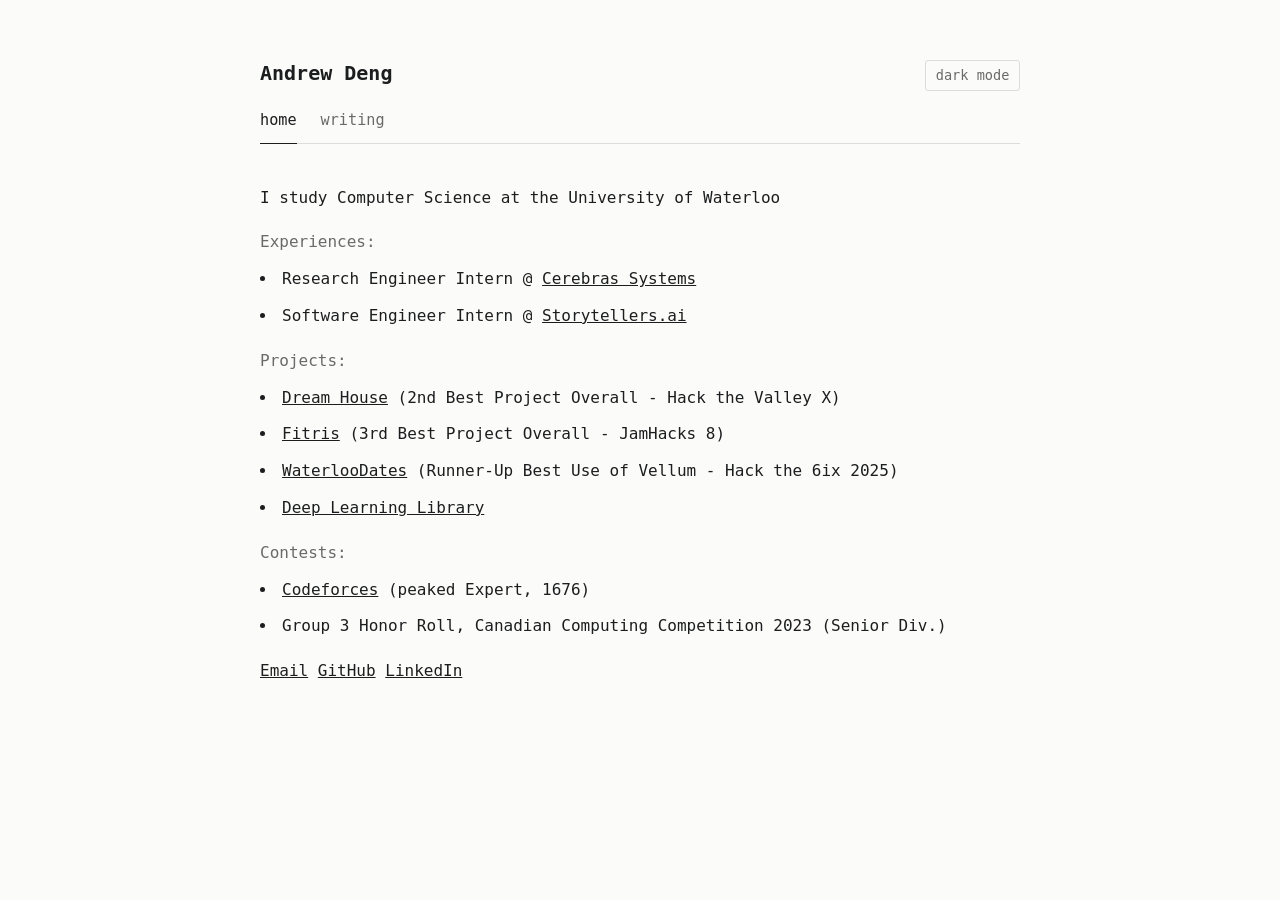
<file: index.html>
<!DOCTYPE html>
<html lang="en">
<head>
    <meta charset="UTF-8">
    <meta name="viewport" content="width=device-width, initial-scale=1.0">
    <title>Andrew Deng</title>
    <link rel="stylesheet" href="style.css">
    <script src="theme.js"></script>
</head>
<body>
    <div id="maincontent">
        <header class="site-header">
            <div class="header-top">
                <h2><a class="site-name" href="index.html">Andrew Deng</a></h2>
                <button id="theme-toggle" class="theme-toggle" type="button">light mode</button>
            </div>
            <nav class="tabs">
                <a class="tab active" href="index.html">home</a>
                <a class="tab" href="writing/">writing</a>
            </nav>
        </header>

        <p>I study Computer Science at the University of Waterloo</p>

        <h3 class="section-title">Experiences:</h3>
        <ul class="experience-list">
            <li>Research Engineer Intern @ <a href="https://www.cerebras.ai/" target="_blank">Cerebras Systems</a></li>
            <li>Software Engineer Intern @ <a href="http://storytellers.ai/" target="_blank">Storytellers.ai</a></li>
        </ul>

        <h3 class="section-title">Projects:</h3>
        <ul class="experience-list">
            <li><a href="https://github.com/willzeng274/dreamhouse" target="_blank">Dream House</a> (2nd Best Project Overall - Hack the Valley X)</li>
            <li><a href="https://github.com/yuvibirdi/fitris" target="_blank">Fitris</a> (3rd Best Project Overall - JamHacks 8)</li>
            <li><a href="https://github.com/ericli3690/WaterlooDates" target="_blank">WaterlooDates</a> (Runner-Up Best Use of Vellum - Hack the 6ix 2025)</li>
            <li><a href="https://github.com/AndrewDeng1/cuda" target="_blank">Deep Learning Library</a></li>
        </ul>

        <h3 class="section-title">Contests:</h3>
        <ul class="experience-list">
            <li><a href="https://codeforces.com/profile/alhod" target="_blank">Codeforces</a> (peaked Expert, 1676)</li>
            <li>Group 3 Honor Roll, Canadian Computing Competition 2023 (Senior Div.)</li>
        </ul>
        <p>
            <a href="mailto:a49deng@uwaterloo.ca">Email</a> <a href="https://github.com/AndrewDeng1" target="_blank">GitHub</a> <a href="https://www.linkedin.com/in/andrew-deng1/" target="_blank">LinkedIn</a>
        </p>
    </div>
</body>
</html>
</file>
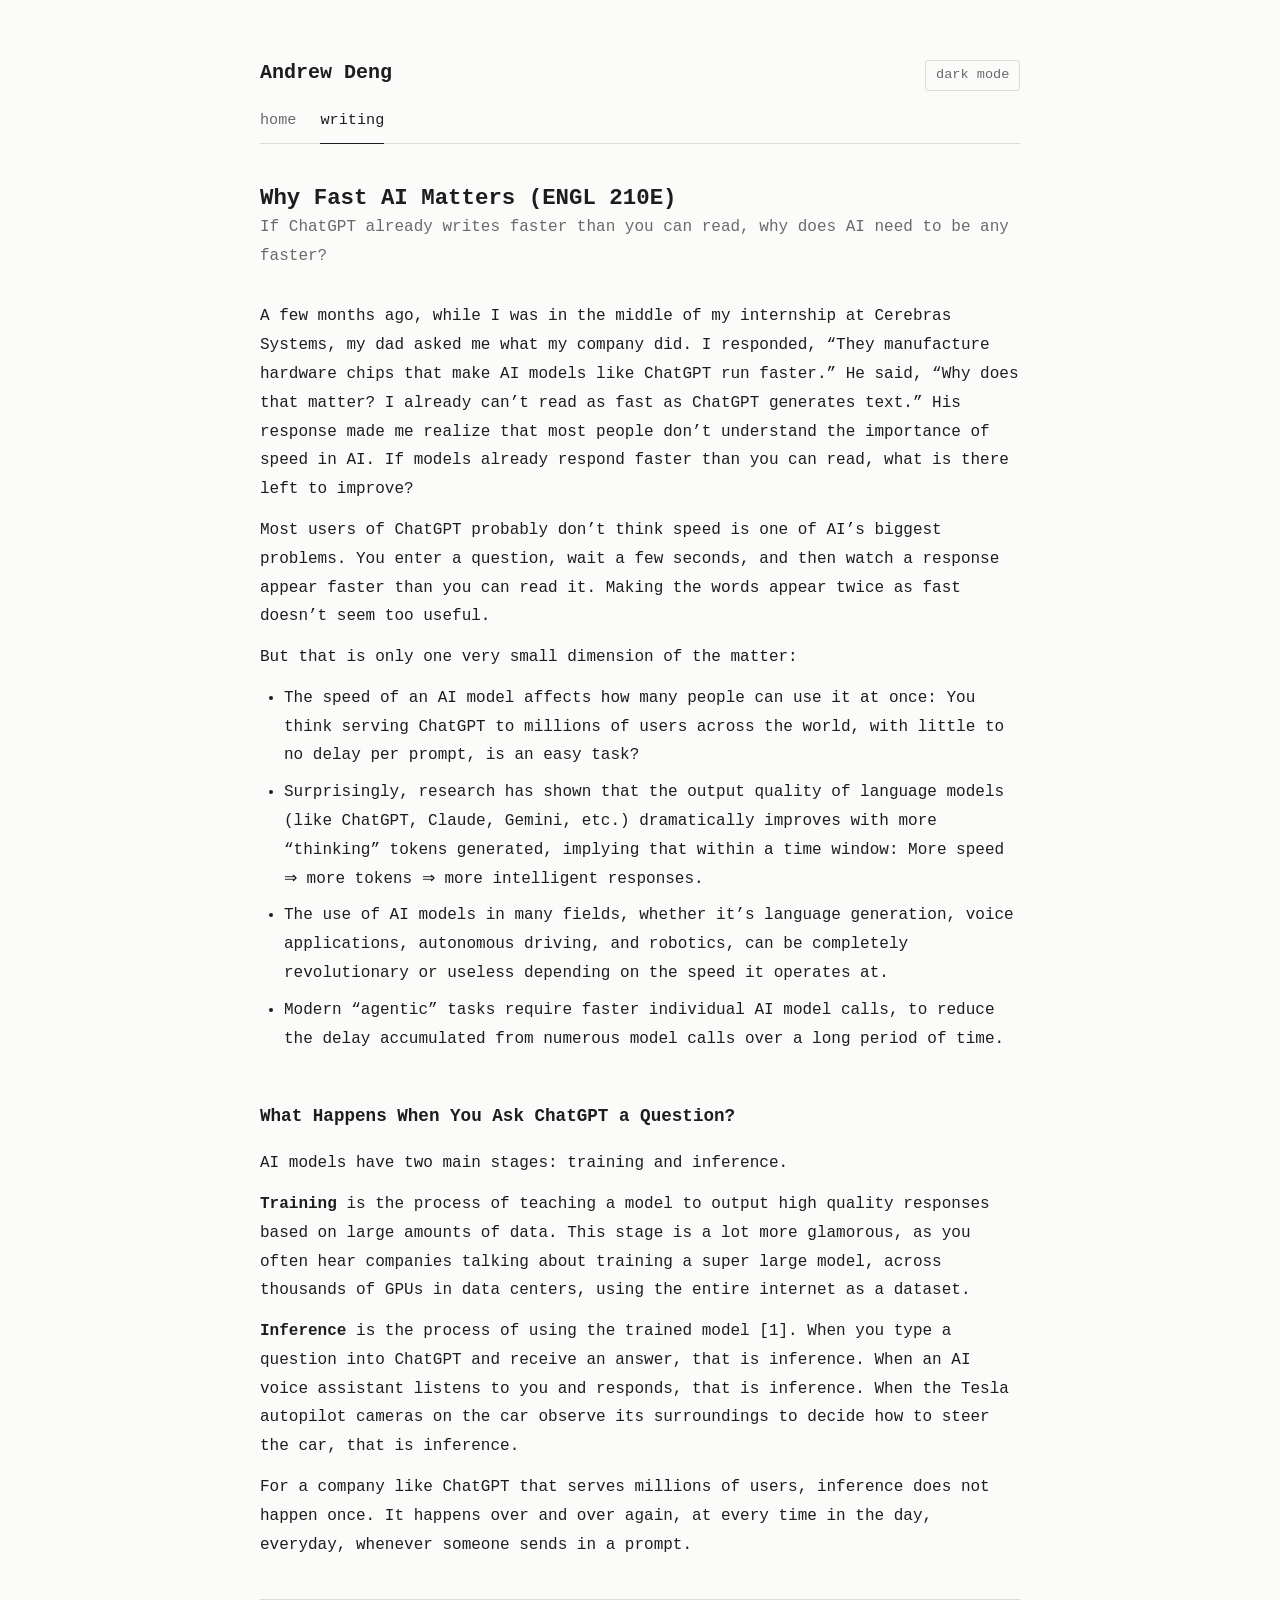
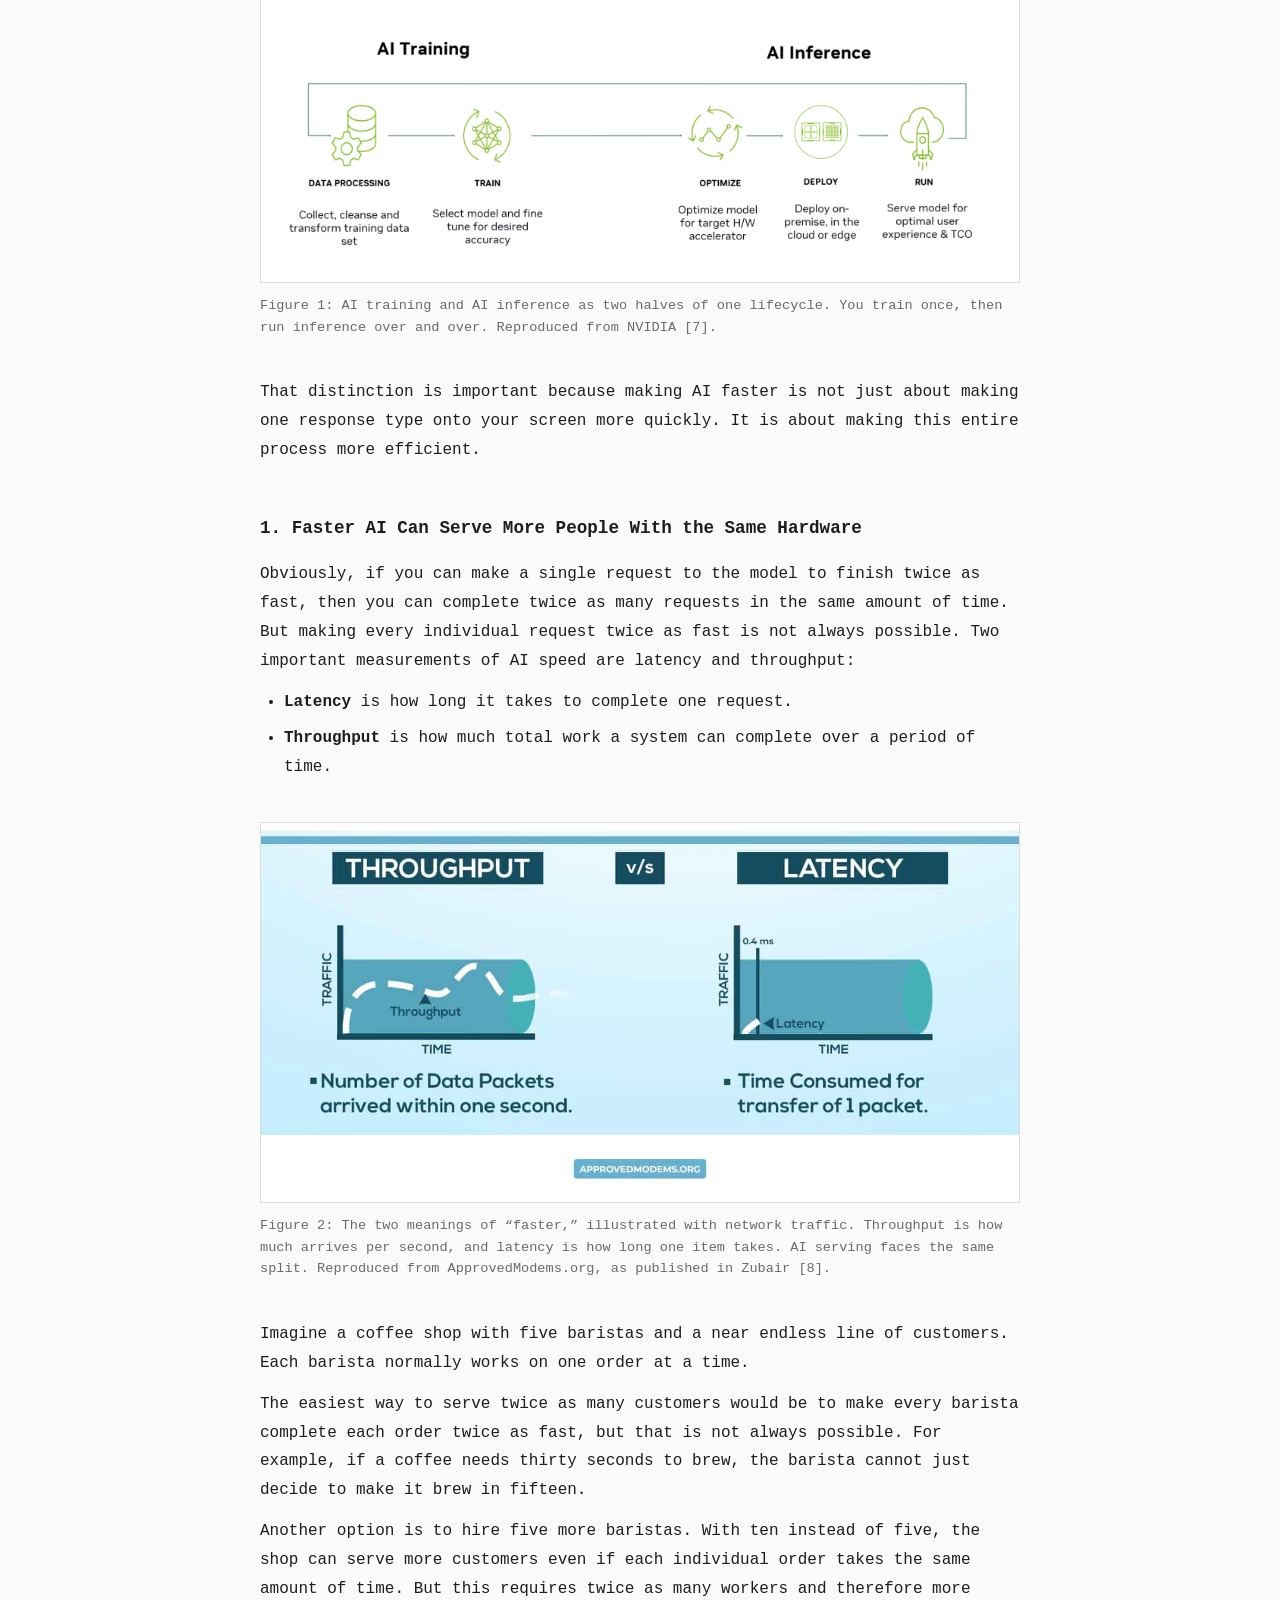
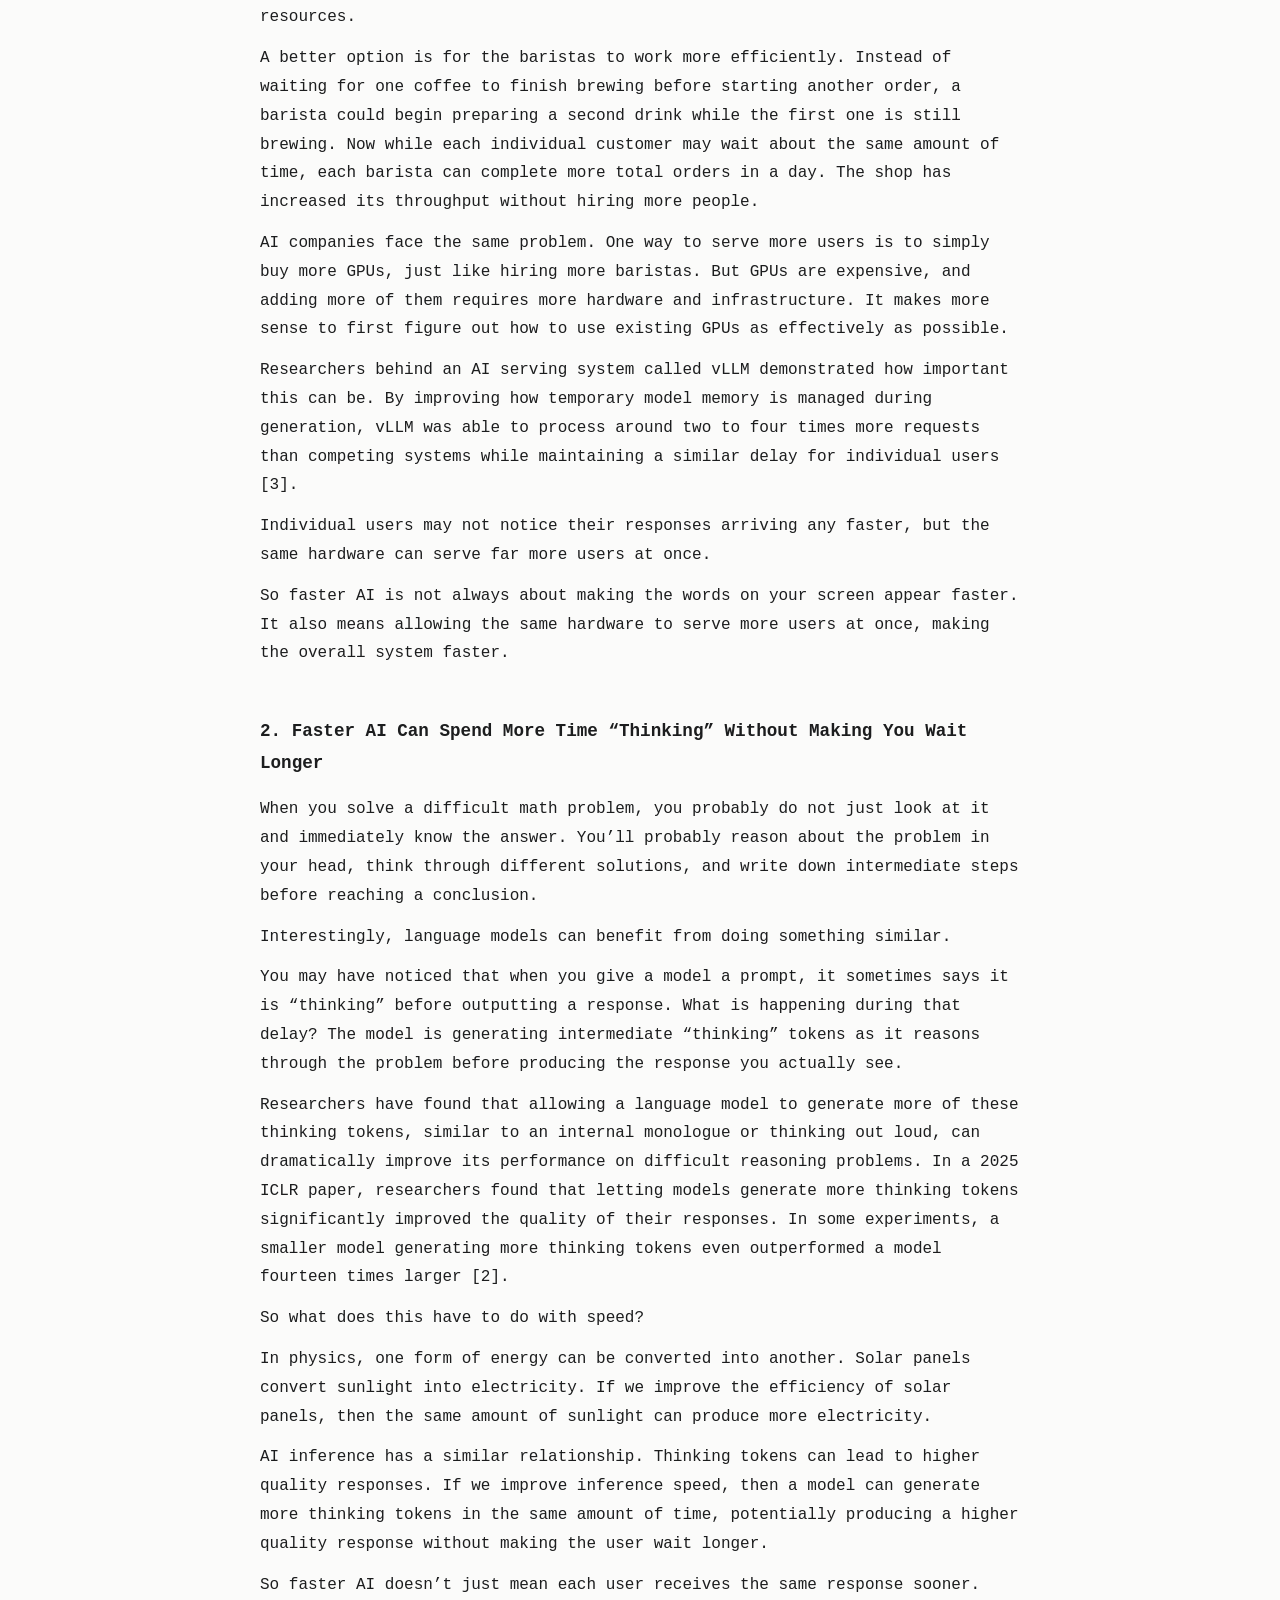
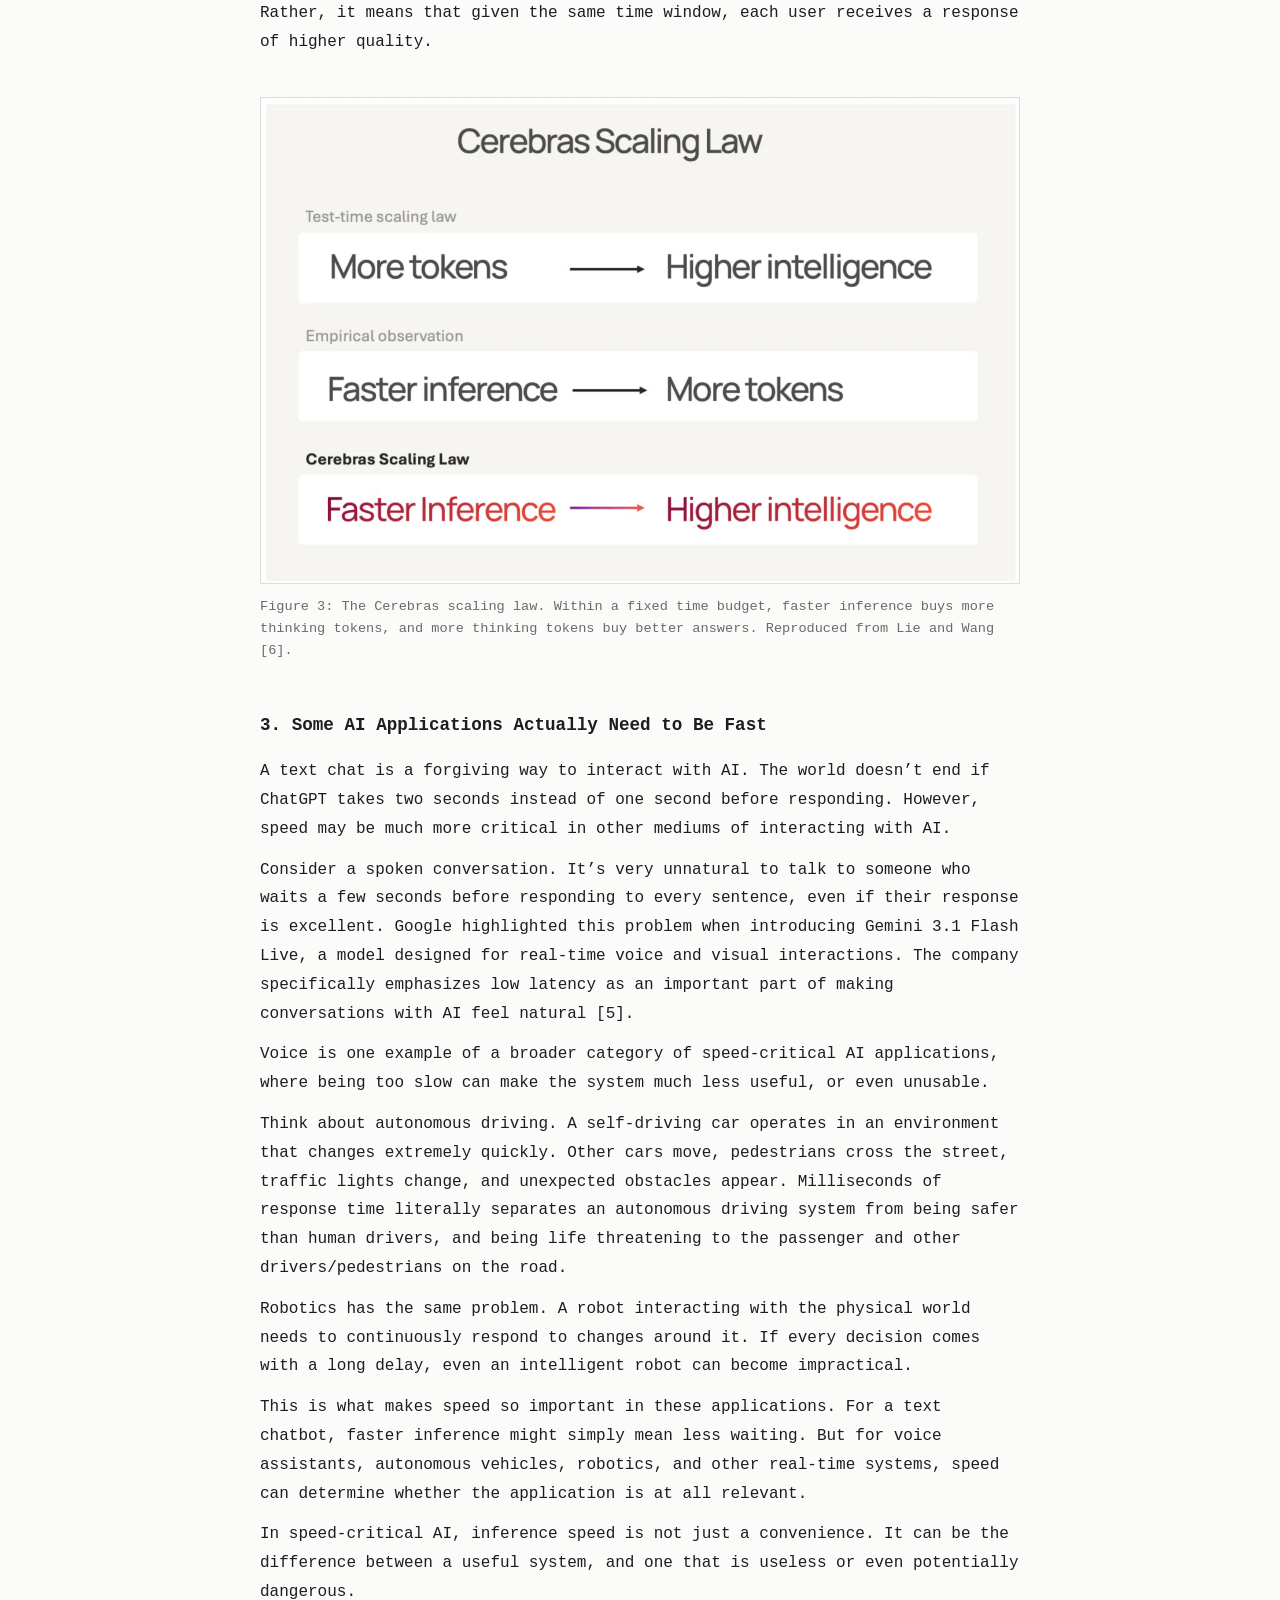
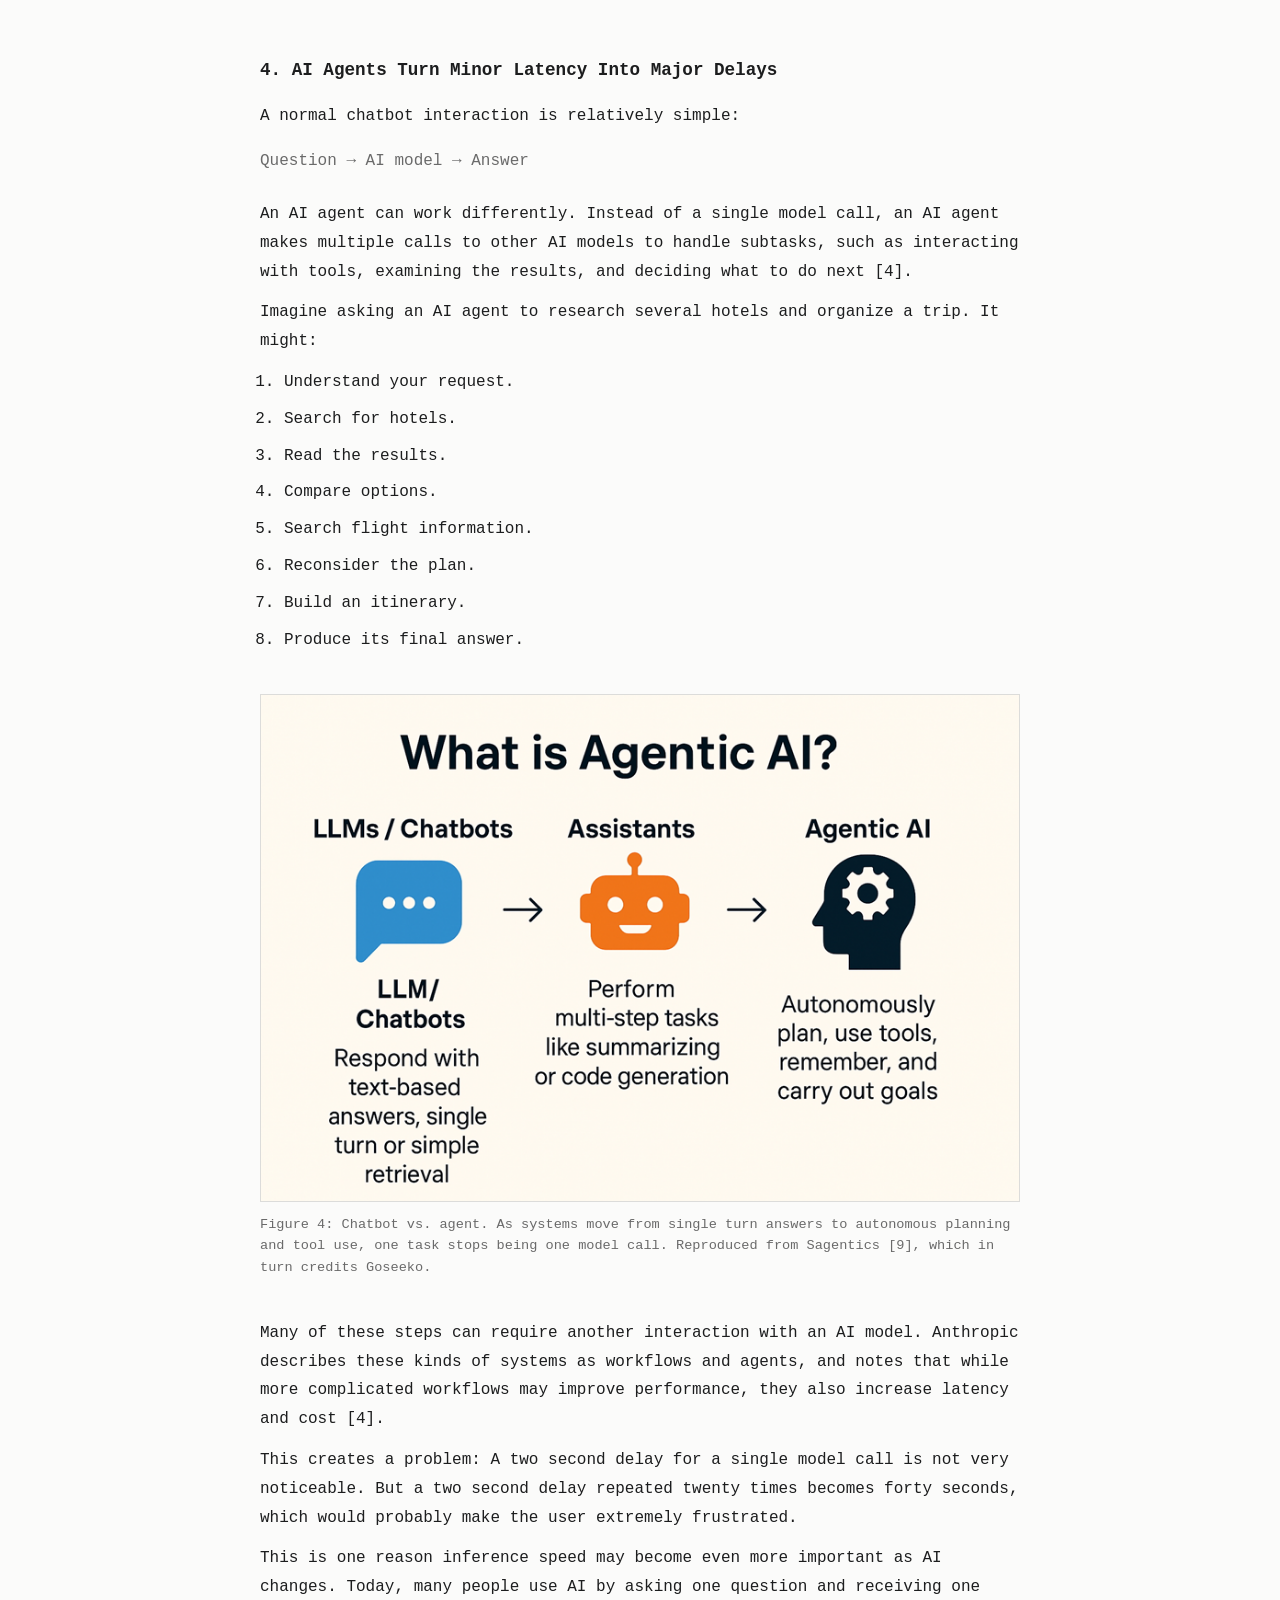
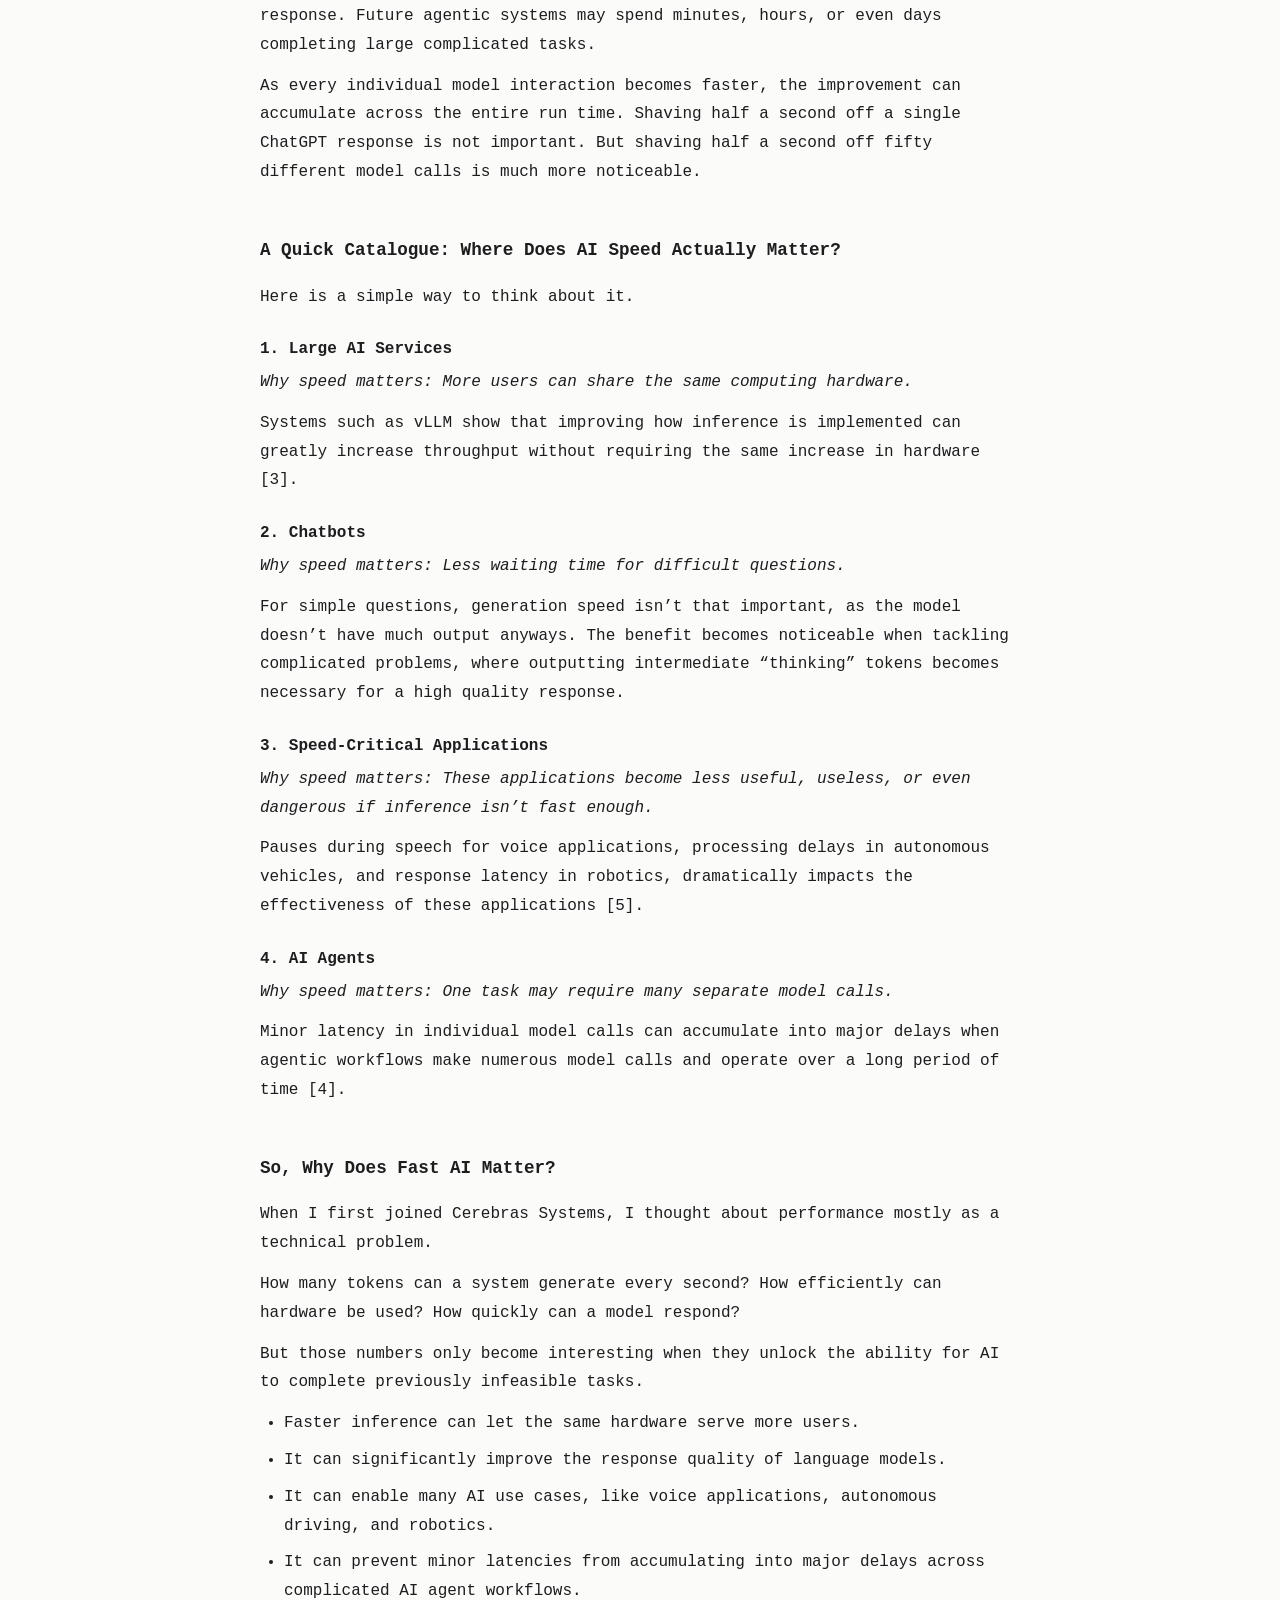
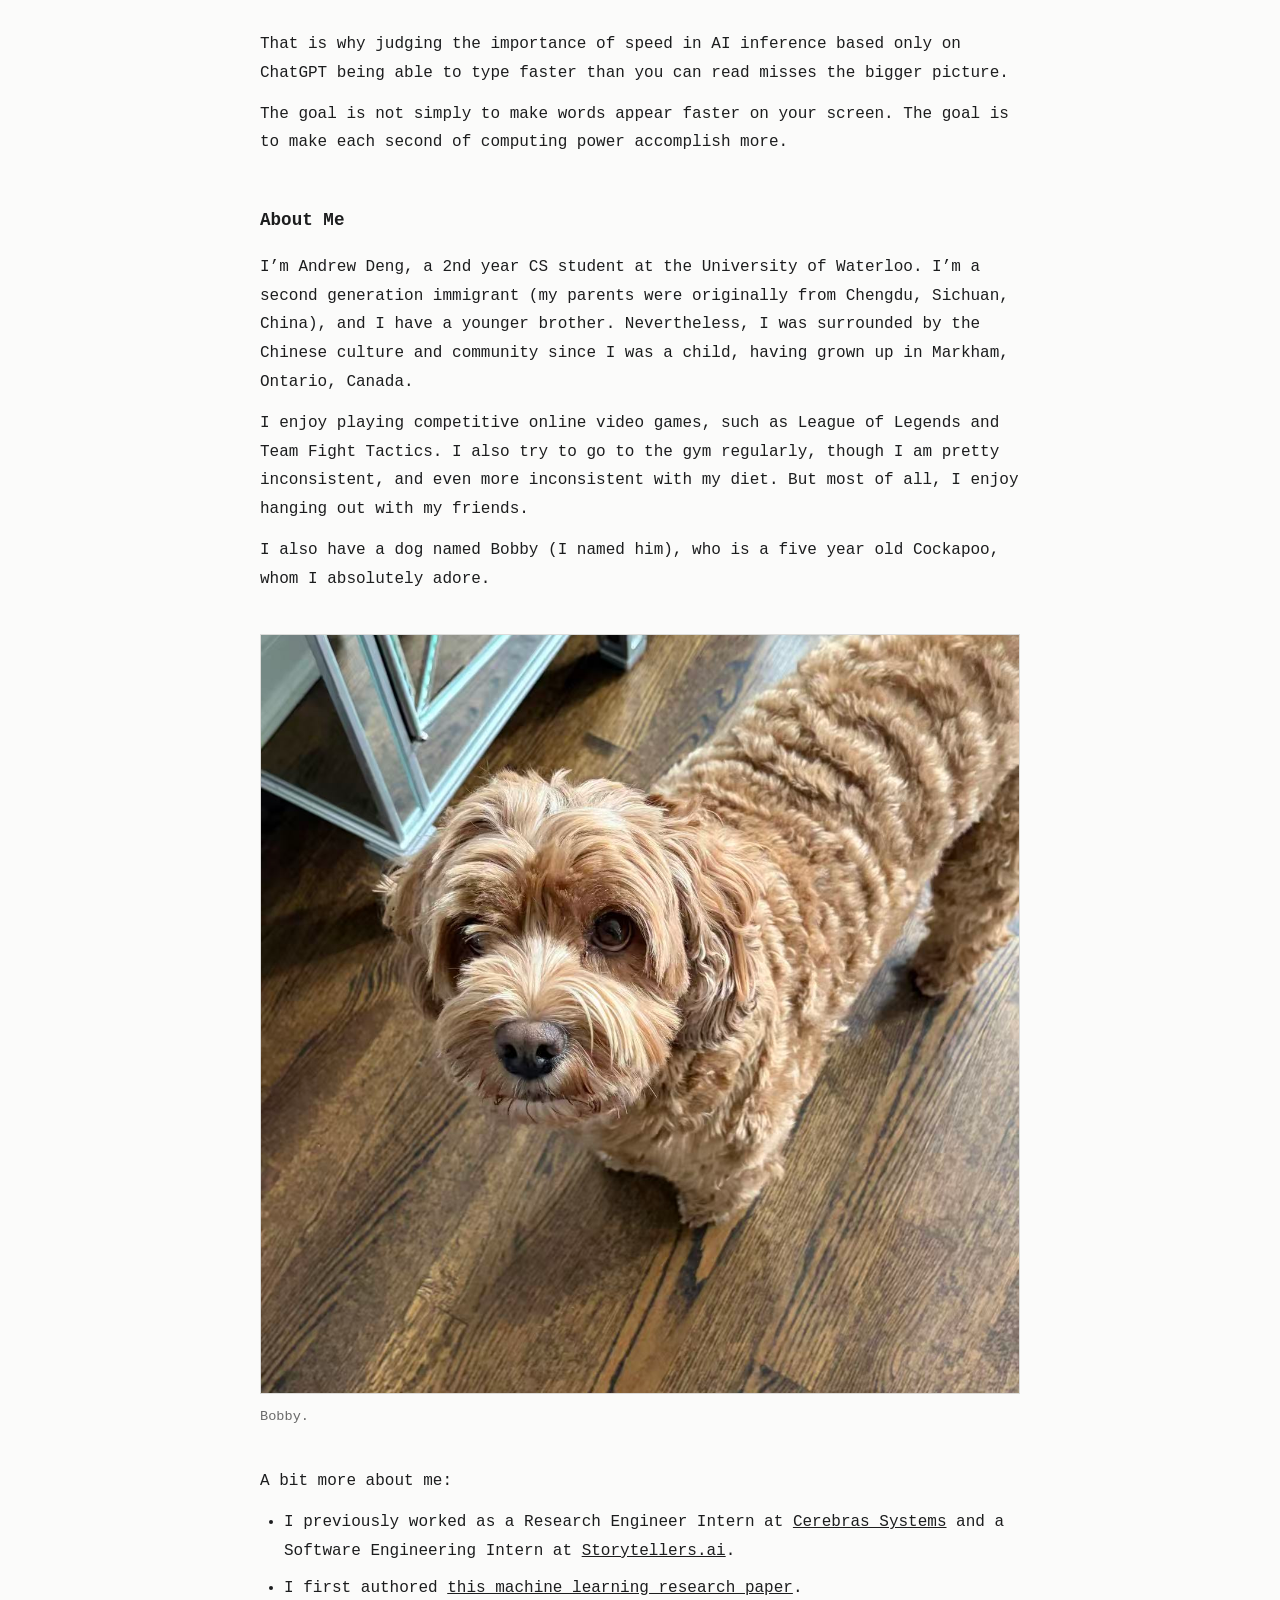
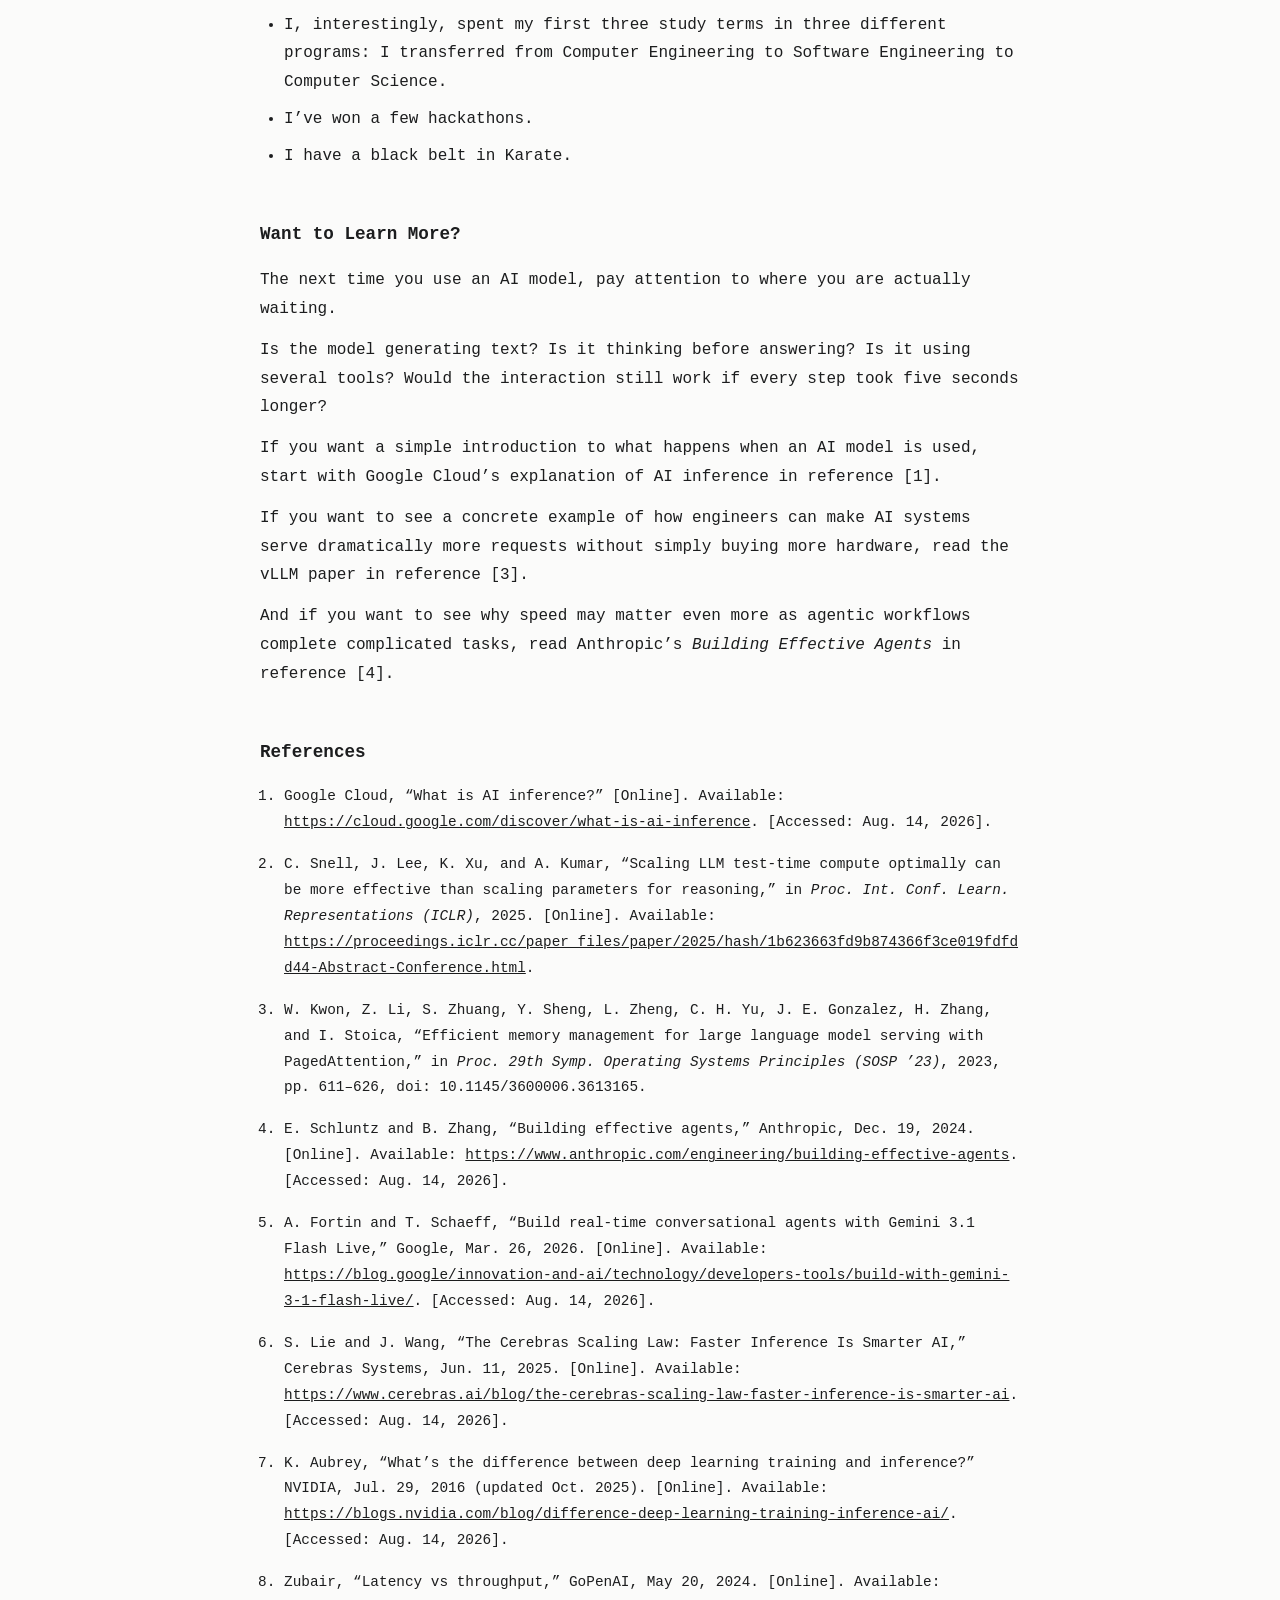
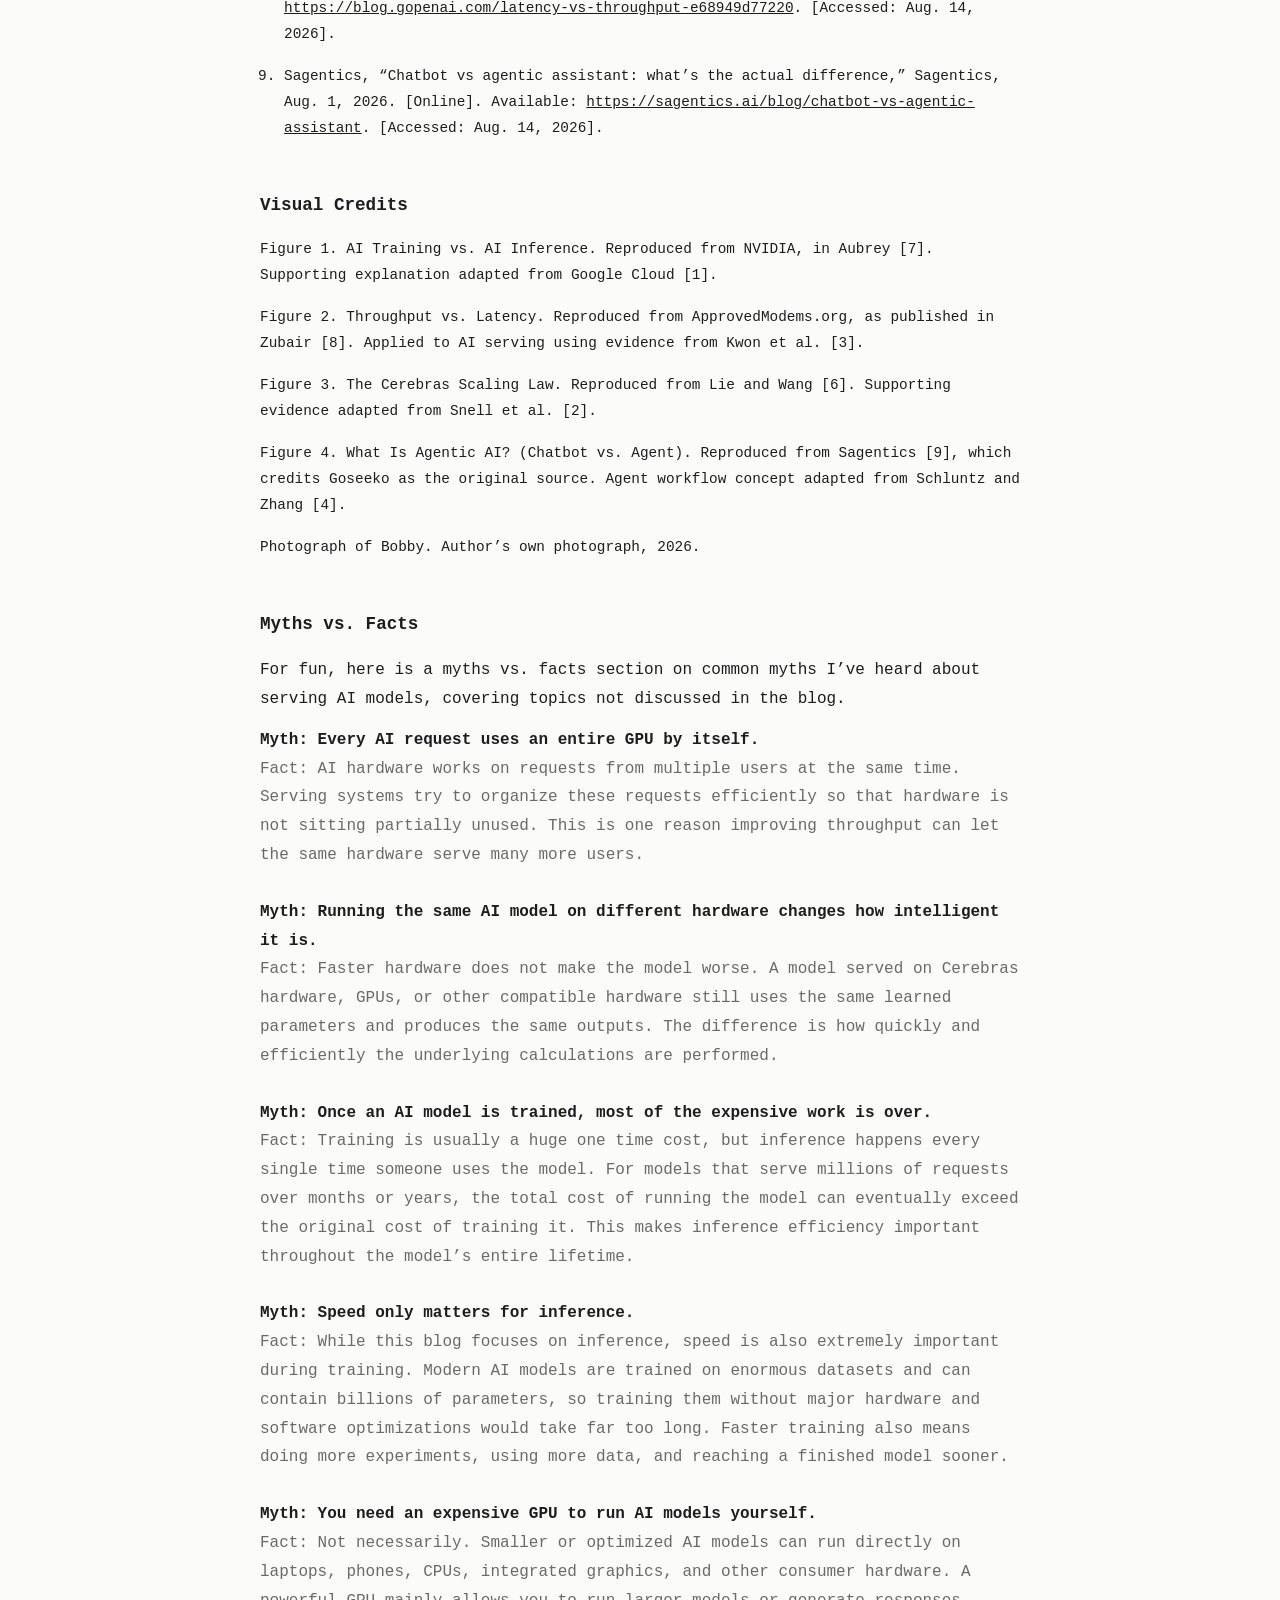
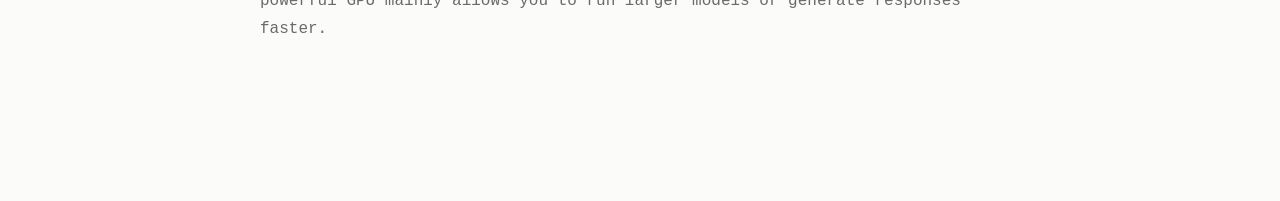
<file: writing/why-fast-ai-matters.html>
<!DOCTYPE html>
<html lang="en">
<head>
    <meta charset="UTF-8">
    <meta name="viewport" content="width=device-width, initial-scale=1.0">
    <title>Why Fast AI Matters (ENGL 210E) — Andrew Deng</title>
    <meta name="description" content="If ChatGPT already writes faster than you can read, why does AI need to be any faster?">
    <link rel="stylesheet" href="../style.css">
    <script src="../theme.js"></script>
</head>
<body>
    <div id="maincontent" class="post">
        <header class="site-header">
            <div class="header-top">
                <h2><a class="site-name" href="../index.html">Andrew Deng</a></h2>
                <button id="theme-toggle" class="theme-toggle" type="button">light mode</button>
            </div>
            <nav class="tabs">
                <a class="tab" href="../index.html">home</a>
                <a class="tab active" href="index.html">writing</a>
            </nav>
        </header>

        <h2 class="post-title">Why Fast AI Matters (ENGL 210E)</h2>
        <p class="subtitle">If ChatGPT already writes faster than you can read, why does AI need to be any faster?</p>

        <p>A few months ago, while I was in the middle of my internship at Cerebras Systems, my dad asked me what my company did. I responded, &ldquo;They manufacture hardware chips that make AI models like ChatGPT run faster.&rdquo; He said, &ldquo;Why does that matter? I already can&rsquo;t read as fast as ChatGPT generates text.&rdquo; His response made me realize that most people don&rsquo;t understand the importance of speed in AI. If models already respond faster than you can read, what is there left to improve?</p>

        <p>Most users of ChatGPT probably don&rsquo;t think speed is one of AI&rsquo;s biggest problems. You enter a question, wait a few seconds, and then watch a response appear faster than you can read it. Making the words appear twice as fast doesn&rsquo;t seem too useful.</p>

        <p>But that is only one very small dimension of the matter:</p>
        <ul>
            <li>The speed of an AI model affects how many people can use it at once: You think serving ChatGPT to millions of users across the world, with little to no delay per prompt, is an easy task?</li>
            <li>Surprisingly, research has shown that the output quality of language models (like ChatGPT, Claude, Gemini, etc.) dramatically improves with more &ldquo;thinking&rdquo; tokens generated, implying that within a time window: More speed &rArr; more tokens &rArr; more intelligent responses.</li>
            <li>The use of AI models in many fields, whether it&rsquo;s language generation, voice applications, autonomous driving, and robotics, can be completely revolutionary or useless depending on the speed it operates at.</li>
            <li>Modern &ldquo;agentic&rdquo; tasks require faster individual AI model calls, to reduce the delay accumulated from numerous model calls over a long period of time.</li>
        </ul>

        <h3 class="post-heading">What Happens When You Ask ChatGPT a Question?</h3>

        <p>AI models have two main stages: training and inference.</p>

        <p><strong>Training</strong> is the process of teaching a model to output high quality responses based on large amounts of data. This stage is a lot more glamorous, as you often hear companies talking about training a super large model, across thousands of GPUs in data centers, using the entire internet as a dataset.</p>

        <p><strong>Inference</strong> is the process of using the trained model [1]. When you type a question into ChatGPT and receive an answer, that is inference. When an AI voice assistant listens to you and responds, that is inference. When the Tesla autopilot cameras on the car observe its surroundings to decide how to steer the car, that is inference.</p>

        <p>For a company like ChatGPT that serves millions of users, inference does not happen once. It happens over and over again, at every time in the day, everyday, whenever someone sends in a prompt.</p>

        <figure>
            <img src="../assets/train_vs_inference.png" alt="NVIDIA diagram splitting the AI lifecycle into AI Training (data processing, train) and AI Inference (optimize, deploy, run).">
            <figcaption>Figure 1: AI training and AI inference as two halves of one lifecycle. You train once, then run inference over and over. Reproduced from NVIDIA [7].</figcaption>
        </figure>

        <p>That distinction is important because making AI faster is not just about making one response type onto your screen more quickly. It is about making this entire process more efficient.</p>

        <h3 class="post-heading">1. Faster AI Can Serve More People With the Same Hardware</h3>

        <p>Obviously, if you can make a single request to the model to finish twice as fast, then you can complete twice as many requests in the same amount of time. But making every individual request twice as fast is not always possible. Two important measurements of AI speed are latency and throughput:</p>
        <ul>
            <li><strong>Latency</strong> is how long it takes to complete one request.</li>
            <li><strong>Throughput</strong> is how much total work a system can complete over a period of time.</li>
        </ul>

        <figure>
            <img src="../assets/throughput_vs_latency.png" alt="Diagram comparing throughput, the number of data packets arriving within one second, against latency, the time consumed to transfer a single packet.">
            <figcaption>Figure 2: The two meanings of &ldquo;faster,&rdquo; illustrated with network traffic. Throughput is how much arrives per second, and latency is how long one item takes. AI serving faces the same split. Reproduced from ApprovedModems.org, as published in Zubair [8].</figcaption>
        </figure>

        <p>Imagine a coffee shop with five baristas and a near endless line of customers. Each barista normally works on one order at a time.</p>

        <p>The easiest way to serve twice as many customers would be to make every barista complete each order twice as fast, but that is not always possible. For example, if a coffee needs thirty seconds to brew, the barista cannot just decide to make it brew in fifteen.</p>

        <p>Another option is to hire five more baristas. With ten instead of five, the shop can serve more customers even if each individual order takes the same amount of time. But this requires twice as many workers and therefore more resources.</p>

        <p>A better option is for the baristas to work more efficiently. Instead of waiting for one coffee to finish brewing before starting another order, a barista could begin preparing a second drink while the first one is still brewing. Now while each individual customer may wait about the same amount of time, each barista can complete more total orders in a day. The shop has increased its throughput without hiring more people.</p>

        <p>AI companies face the same problem. One way to serve more users is to simply buy more GPUs, just like hiring more baristas. But GPUs are expensive, and adding more of them requires more hardware and infrastructure. It makes more sense to first figure out how to use existing GPUs as effectively as possible.</p>

        <p>Researchers behind an AI serving system called vLLM demonstrated how important this can be. By improving how temporary model memory is managed during generation, vLLM was able to process around two to four times more requests than competing systems while maintaining a similar delay for individual users [3].</p>

        <p>Individual users may not notice their responses arriving any faster, but the same hardware can serve far more users at once.</p>

        <p>So faster AI is not always about making the words on your screen appear faster. It also means allowing the same hardware to serve more users at once, making the overall system faster.</p>

        <h3 class="post-heading">2. Faster AI Can Spend More Time &ldquo;Thinking&rdquo; Without Making You Wait Longer</h3>

        <p>When you solve a difficult math problem, you probably do not just look at it and immediately know the answer. You&rsquo;ll probably reason about the problem in your head, think through different solutions, and write down intermediate steps before reaching a conclusion.</p>

        <p>Interestingly, language models can benefit from doing something similar.</p>

        <p>You may have noticed that when you give a model a prompt, it sometimes says it is &ldquo;thinking&rdquo; before outputting a response. What is happening during that delay? The model is generating intermediate &ldquo;thinking&rdquo; tokens as it reasons through the problem before producing the response you actually see.</p>

        <p>Researchers have found that allowing a language model to generate more of these thinking tokens, similar to an internal monologue or thinking out loud, can dramatically improve its performance on difficult reasoning problems. In a 2025 ICLR paper, researchers found that letting models generate more thinking tokens significantly improved the quality of their responses. In some experiments, a smaller model generating more thinking tokens even outperformed a model fourteen times larger [2].</p>

        <p>So what does this have to do with speed?</p>

        <p>In physics, one form of energy can be converted into another. Solar panels convert sunlight into electricity. If we improve the efficiency of solar panels, then the same amount of sunlight can produce more electricity.</p>

        <p>AI inference has a similar relationship. Thinking tokens can lead to higher quality responses. If we improve inference speed, then a model can generate more thinking tokens in the same amount of time, potentially producing a higher quality response without making the user wait longer.</p>

        <p>So faster AI doesn&rsquo;t just mean each user receives the same response sooner. Rather, it means that given the same time window, each user receives a response of higher quality.</p>

        <figure>
            <img src="../assets/cerebras_scaling_law.png" alt="Chart of the Cerebras scaling law showing response quality increasing as inference speed allows more thinking tokens within a fixed time window.">
            <figcaption>Figure 3: The Cerebras scaling law. Within a fixed time budget, faster inference buys more thinking tokens, and more thinking tokens buy better answers. Reproduced from Lie and Wang [6].</figcaption>
        </figure>

        <h3 class="post-heading">3. Some AI Applications Actually Need to Be Fast</h3>

        <p>A text chat is a forgiving way to interact with AI. The world doesn&rsquo;t end if ChatGPT takes two seconds instead of one second before responding. However, speed may be much more critical in other mediums of interacting with AI.</p>

        <p>Consider a spoken conversation. It&rsquo;s very unnatural to talk to someone who waits a few seconds before responding to every sentence, even if their response is excellent. Google highlighted this problem when introducing Gemini 3.1 Flash Live, a model designed for real-time voice and visual interactions. The company specifically emphasizes low latency as an important part of making conversations with AI feel natural [5].</p>

        <p>Voice is one example of a broader category of speed-critical AI applications, where being too slow can make the system much less useful, or even unusable.</p>

        <p>Think about autonomous driving. A self-driving car operates in an environment that changes extremely quickly. Other cars move, pedestrians cross the street, traffic lights change, and unexpected obstacles appear. Milliseconds of response time literally separates an autonomous driving system from being safer than human drivers, and being life threatening to the passenger and other drivers/pedestrians on the road.</p>

        <p>Robotics has the same problem. A robot interacting with the physical world needs to continuously respond to changes around it. If every decision comes with a long delay, even an intelligent robot can become impractical.</p>

        <p>This is what makes speed so important in these applications. For a text chatbot, faster inference might simply mean less waiting. But for voice assistants, autonomous vehicles, robotics, and other real-time systems, speed can determine whether the application is at all relevant.</p>

        <p>In speed-critical AI, inference speed is not just a convenience. It can be the difference between a useful system, and one that is useless or even potentially dangerous.</p>

        <h3 class="post-heading">4. AI Agents Turn Minor Latency Into Major Delays</h3>

        <p>A normal chatbot interaction is relatively simple:</p>
        <p class="flow">Question &rarr; AI model &rarr; Answer</p>

        <p>An AI agent can work differently. Instead of a single model call, an AI agent makes multiple calls to other AI models to handle subtasks, such as interacting with tools, examining the results, and deciding what to do next [4].</p>

        <p>Imagine asking an AI agent to research several hotels and organize a trip. It might:</p>
        <ol>
            <li>Understand your request.</li>
            <li>Search for hotels.</li>
            <li>Read the results.</li>
            <li>Compare options.</li>
            <li>Search flight information.</li>
            <li>Reconsider the plan.</li>
            <li>Build an itinerary.</li>
            <li>Produce its final answer.</li>
        </ol>

        <figure>
            <img src="../assets/agent.png" alt="Diagram progressing from LLMs and chatbots that answer in a single turn, to assistants that perform multi step tasks, to agentic AI that plans, uses tools, remembers, and carries out goals.">
            <figcaption>Figure 4: Chatbot vs. agent. As systems move from single turn answers to autonomous planning and tool use, one task stops being one model call. Reproduced from Sagentics [9], which in turn credits Goseeko.</figcaption>
        </figure>

        <p>Many of these steps can require another interaction with an AI model. Anthropic describes these kinds of systems as workflows and agents, and notes that while more complicated workflows may improve performance, they also increase latency and cost [4].</p>

        <p>This creates a problem: A two second delay for a single model call is not very noticeable. But a two second delay repeated twenty times becomes forty seconds, which would probably make the user extremely frustrated.</p>

        <p>This is one reason inference speed may become even more important as AI changes. Today, many people use AI by asking one question and receiving one response. Future agentic systems may spend minutes, hours, or even days completing large complicated tasks.</p>

        <p>As every individual model interaction becomes faster, the improvement can accumulate across the entire run time. Shaving half a second off a single ChatGPT response is not important. But shaving half a second off fifty different model calls is much more noticeable.</p>

        <h3 class="post-heading">A Quick Catalogue: Where Does AI Speed Actually Matter?</h3>

        <p>Here is a simple way to think about it.</p>

        <h4>1. Large AI Services</h4>
        <p><em>Why speed matters: More users can share the same computing hardware.</em></p>
        <p>Systems such as vLLM show that improving how inference is implemented can greatly increase throughput without requiring the same increase in hardware [3].</p>

        <h4>2. Chatbots</h4>
        <p><em>Why speed matters: Less waiting time for difficult questions.</em></p>
        <p>For simple questions, generation speed isn&rsquo;t that important, as the model doesn&rsquo;t have much output anyways. The benefit becomes noticeable when tackling complicated problems, where outputting intermediate &ldquo;thinking&rdquo; tokens becomes necessary for a high quality response.</p>

        <h4>3. Speed-Critical Applications</h4>
        <p><em>Why speed matters: These applications become less useful, useless, or even dangerous if inference isn&rsquo;t fast enough.</em></p>
        <p>Pauses during speech for voice applications, processing delays in autonomous vehicles, and response latency in robotics, dramatically impacts the effectiveness of these applications [5].</p>

        <h4>4. AI Agents</h4>
        <p><em>Why speed matters: One task may require many separate model calls.</em></p>
        <p>Minor latency in individual model calls can accumulate into major delays when agentic workflows make numerous model calls and operate over a long period of time [4].</p>

        <h3 class="post-heading">So, Why Does Fast AI Matter?</h3>

        <p>When I first joined Cerebras Systems, I thought about performance mostly as a technical problem.</p>

        <p>How many tokens can a system generate every second? How efficiently can hardware be used? How quickly can a model respond?</p>

        <p>But those numbers only become interesting when they unlock the ability for AI to complete previously infeasible tasks.</p>
        <ul>
            <li>Faster inference can let the same hardware serve more users.</li>
            <li>It can significantly improve the response quality of language models.</li>
            <li>It can enable many AI use cases, like voice applications, autonomous driving, and robotics.</li>
            <li>It can prevent minor latencies from accumulating into major delays across complicated AI agent workflows.</li>
        </ul>

        <p>That is why judging the importance of speed in AI inference based only on ChatGPT being able to type faster than you can read misses the bigger picture.</p>

        <p>The goal is not simply to make words appear faster on your screen. The goal is to make each second of computing power accomplish more.</p>

        <h3 class="post-heading">About Me</h3>

        <p>I&rsquo;m Andrew Deng, a 2nd year CS student at the University of Waterloo. I&rsquo;m a second generation immigrant (my parents were originally from Chengdu, Sichuan, China), and I have a younger brother. Nevertheless, I was surrounded by the Chinese culture and community since I was a child, having grown up in Markham, Ontario, Canada.</p>

        <p>I enjoy playing competitive online video games, such as League of Legends and Team Fight Tactics. I also try to go to the gym regularly, though I am pretty inconsistent, and even more inconsistent with my diet. But most of all, I enjoy hanging out with my friends.</p>

        <p>I also have a dog named Bobby (I named him), who is a five year old Cockapoo, whom I absolutely adore.</p>

        <figure class="figure-square">
            <img src="../assets/bobby.jpg" alt="Bobby, my five year old Cockapoo.">
            <figcaption>Bobby.</figcaption>
        </figure>

        <p>A bit more about me:</p>
        <ul>
            <li>I previously worked as a Research Engineer Intern at <a href="https://www.cerebras.ai/" target="_blank">Cerebras Systems</a> and a Software Engineering Intern at <a href="http://storytellers.ai/" target="_blank">Storytellers.ai</a>.</li>
            <li>I first authored <a href="https://drive.google.com/file/d/1Ai0BQnm7_pdCFlDhLIMVusrbDrsqCG4U/view?usp=sharing" target="_blank">this machine learning research paper</a>.</li>
            <li>I, interestingly, spent my first three study terms in three different programs: I transferred from Computer Engineering to Software Engineering to Computer Science.</li>
            <li>I&rsquo;ve won a few hackathons.</li>
            <li>I have a black belt in Karate.</li>
        </ul>

        <h3 class="post-heading">Want to Learn More?</h3>

        <p>The next time you use an AI model, pay attention to where you are actually waiting.</p>

        <p>Is the model generating text? Is it thinking before answering? Is it using several tools? Would the interaction still work if every step took five seconds longer?</p>

        <p>If you want a simple introduction to what happens when an AI model is used, start with Google Cloud&rsquo;s explanation of AI inference in reference [1].</p>

        <p>If you want to see a concrete example of how engineers can make AI systems serve dramatically more requests without simply buying more hardware, read the vLLM paper in reference [3].</p>

        <p>And if you want to see why speed may matter even more as agentic workflows complete complicated tasks, read Anthropic&rsquo;s <em>Building Effective Agents</em> in reference [4].</p>

        <h3 class="post-heading">References</h3>
        <ol class="references">
            <li>Google Cloud, &ldquo;What is AI inference?&rdquo; [Online]. Available: <a href="https://cloud.google.com/discover/what-is-ai-inference" target="_blank">https://cloud.google.com/discover/what-is-ai-inference</a>. [Accessed: Aug. 14, 2026].</li>
            <li>C. Snell, J. Lee, K. Xu, and A. Kumar, &ldquo;Scaling LLM test-time compute optimally can be more effective than scaling parameters for reasoning,&rdquo; in <em>Proc. Int. Conf. Learn. Representations (ICLR)</em>, 2025. [Online]. Available: <a href="https://proceedings.iclr.cc/paper_files/paper/2025/hash/1b623663fd9b874366f3ce019fdfdd44-Abstract-Conference.html" target="_blank">https://proceedings.iclr.cc/paper_files/paper/2025/hash/1b623663fd9b874366f3ce019fdfdd44-Abstract-Conference.html</a>.</li>
            <li>W. Kwon, Z. Li, S. Zhuang, Y. Sheng, L. Zheng, C. H. Yu, J. E. Gonzalez, H. Zhang, and I. Stoica, &ldquo;Efficient memory management for large language model serving with PagedAttention,&rdquo; in <em>Proc. 29th Symp. Operating Systems Principles (SOSP &rsquo;23)</em>, 2023, pp. 611&ndash;626, doi: 10.1145/3600006.3613165.</li>
            <li>E. Schluntz and B. Zhang, &ldquo;Building effective agents,&rdquo; Anthropic, Dec. 19, 2024. [Online]. Available: <a href="https://www.anthropic.com/engineering/building-effective-agents" target="_blank">https://www.anthropic.com/engineering/building-effective-agents</a>. [Accessed: Aug. 14, 2026].</li>
            <li>A. Fortin and T. Schaeff, &ldquo;Build real-time conversational agents with Gemini 3.1 Flash Live,&rdquo; Google, Mar. 26, 2026. [Online]. Available: <a href="https://blog.google/innovation-and-ai/technology/developers-tools/build-with-gemini-3-1-flash-live/" target="_blank">https://blog.google/innovation-and-ai/technology/developers-tools/build-with-gemini-3-1-flash-live/</a>. [Accessed: Aug. 14, 2026].</li>
            <li>S. Lie and J. Wang, &ldquo;The Cerebras Scaling Law: Faster Inference Is Smarter AI,&rdquo; Cerebras Systems, Jun. 11, 2025. [Online]. Available: <a href="https://www.cerebras.ai/blog/the-cerebras-scaling-law-faster-inference-is-smarter-ai" target="_blank">https://www.cerebras.ai/blog/the-cerebras-scaling-law-faster-inference-is-smarter-ai</a>. [Accessed: Aug. 14, 2026].</li>
            <li>K. Aubrey, &ldquo;What&rsquo;s the difference between deep learning training and inference?&rdquo; NVIDIA, Jul. 29, 2016 (updated Oct. 2025). [Online]. Available: <a href="https://blogs.nvidia.com/blog/difference-deep-learning-training-inference-ai/" target="_blank">https://blogs.nvidia.com/blog/difference-deep-learning-training-inference-ai/</a>. [Accessed: Aug. 14, 2026].</li>
            <li>Zubair, &ldquo;Latency vs throughput,&rdquo; GoPenAI, May 20, 2024. [Online]. Available: <a href="https://blog.gopenai.com/latency-vs-throughput-e68949d77220" target="_blank">https://blog.gopenai.com/latency-vs-throughput-e68949d77220</a>. [Accessed: Aug. 14, 2026].</li>
            <li>Sagentics, &ldquo;Chatbot vs agentic assistant: what&rsquo;s the actual difference,&rdquo; Sagentics, Aug. 1, 2026. [Online]. Available: <a href="https://sagentics.ai/blog/chatbot-vs-agentic-assistant" target="_blank">https://sagentics.ai/blog/chatbot-vs-agentic-assistant</a>. [Accessed: Aug. 14, 2026].</li>
        </ol>

        <h3 class="post-heading">Visual Credits</h3>
        <ul class="credits">
            <li>Figure 1. AI Training vs. AI Inference. Reproduced from NVIDIA, in Aubrey [7]. Supporting explanation adapted from Google Cloud [1].</li>
            <li>Figure 2. Throughput vs. Latency. Reproduced from ApprovedModems.org, as published in Zubair [8]. Applied to AI serving using evidence from Kwon et al. [3].</li>
            <li>Figure 3. The Cerebras Scaling Law. Reproduced from Lie and Wang [6]. Supporting evidence adapted from Snell et al. [2].</li>
            <li>Figure 4. What Is Agentic AI? (Chatbot vs. Agent). Reproduced from Sagentics [9], which credits Goseeko as the original source. Agent workflow concept adapted from Schluntz and Zhang [4].</li>
            <li>Photograph of Bobby. Author&rsquo;s own photograph, 2026.</li>
        </ul>

        <h3 class="post-heading">Myths vs. Facts</h3>
        <p>For fun, here is a myths vs. facts section on common myths I&rsquo;ve heard about serving AI models, covering topics not discussed in the blog.</p>

        <ul class="myths">
            <li>
                <span class="myth">Myth: Every AI request uses an entire GPU by itself.</span>
                <span class="fact">Fact: AI hardware works on requests from multiple users at the same time. Serving systems try to organize these requests efficiently so that hardware is not sitting partially unused. This is one reason improving throughput can let the same hardware serve many more users.</span>
            </li>
            <li>
                <span class="myth">Myth: Running the same AI model on different hardware changes how intelligent it is.</span>
                <span class="fact">Fact: Faster hardware does not make the model worse. A model served on Cerebras hardware, GPUs, or other compatible hardware still uses the same learned parameters and produces the same outputs. The difference is how quickly and efficiently the underlying calculations are performed.</span>
            </li>
            <li>
                <span class="myth">Myth: Once an AI model is trained, most of the expensive work is over.</span>
                <span class="fact">Fact: Training is usually a huge one time cost, but inference happens every single time someone uses the model. For models that serve millions of requests over months or years, the total cost of running the model can eventually exceed the original cost of training it. This makes inference efficiency important throughout the model&rsquo;s entire lifetime.</span>
            </li>
            <li>
                <span class="myth">Myth: Speed only matters for inference.</span>
                <span class="fact">Fact: While this blog focuses on inference, speed is also extremely important during training. Modern AI models are trained on enormous datasets and can contain billions of parameters, so training them without major hardware and software optimizations would take far too long. Faster training also means doing more experiments, using more data, and reaching a finished model sooner.</span>
            </li>
            <li>
                <span class="myth">Myth: You need an expensive GPU to run AI models yourself.</span>
                <span class="fact">Fact: Not necessarily. Smaller or optimized AI models can run directly on laptops, phones, CPUs, integrated graphics, and other consumer hardware. A powerful GPU mainly allows you to run larger models or generate responses faster.</span>
            </li>
        </ul>
    </div>
</body>
</html>
</file>
<file: style.css>
:root {
    --bg: #111213;
    --fg: #d6d6d6;
    --muted: #a0a0a0;
    --border: #2a2c2e;
}

:root[data-theme="light"] {
    --bg: #fbfbfa;
    --fg: #1c1d1e;
    --muted: #6a6a6a;
    --border: #dcdcda;
}

@media (prefers-color-scheme: light) {
    :root:not([data-theme]) {
        --bg: #fbfbfa;
        --fg: #1c1d1e;
        --muted: #6a6a6a;
        --border: #dcdcda;
    }
}

* {
    margin: 0;
    padding: 0;
    box-sizing: border-box;
}

body {
    font-family: 'SF Mono', 'Monaco', 'Inconsolata', 'Roboto Mono', 'Consolas', monospace;
    line-height: 1.8;
    color: var(--fg);
    background-color: var(--bg);
    padding: 0;
    margin: 0;
    display: flex;
    justify-content: center;
    min-height: 100vh;
}

#maincontent {
    max-width: 800px;
    width: 100%;
    padding: 60px 20px 100px;
    text-align: left;
}

h2 {
    font-size: 1.25rem;
    font-weight: 700;
    margin-top: 0;
    line-height: 1.3;
}

h3.section-title {
    font-size: 1rem;
    font-weight: 400;
    margin-top: 1rem;
    margin-bottom: 0.5rem;
    color: var(--muted);
}

p {
    font-size: 1rem;
    margin-bottom: 0.75rem;
    line-height: 1.8;
}

ul {
    list-style-position: inside;
    margin-bottom: 1.5rem;
    padding-left: 0;
}

ul.experience-list {
    list-style-type: disc;
    margin-bottom: 1rem;
}

li {
    font-size: 1rem;
    margin-bottom: 0.5rem;
    line-height: 1.8;
}

a {
    color: var(--fg);
    text-decoration: underline;
    transition: opacity 0.2s;
}

a:hover {
    opacity: 0.65;
}

/* header + tabs */

.site-header {
    margin-bottom: 2.5rem;
}

.header-top {
    display: flex;
    align-items: baseline;
    justify-content: space-between;
    gap: 1rem;
}

a.site-name {
    text-decoration: none;
}

.theme-toggle {
    font: inherit;
    font-size: 0.85rem;
    color: var(--muted);
    background: none;
    border: 1px solid var(--border);
    border-radius: 3px;
    padding: 0.15rem 0.6rem;
    cursor: pointer;
    transition: color 0.2s, border-color 0.2s;
}

.theme-toggle:hover {
    color: var(--fg);
    border-color: var(--muted);
}

.tabs {
    display: flex;
    gap: 1.5rem;
    margin-top: 1rem;
    border-bottom: 1px solid var(--border);
}

a.tab {
    font-size: 0.95rem;
    color: var(--muted);
    text-decoration: none;
    padding-bottom: 0.5rem;
    margin-bottom: -1px;
    border-bottom: 1px solid transparent;
}

a.tab:hover {
    color: var(--fg);
    opacity: 1;
}

a.tab.active {
    color: var(--fg);
    border-bottom-color: var(--fg);
}

/* writing index */

ul.post-list {
    list-style: none;
}

ul.post-list li {
    margin-bottom: 1.75rem;
}

.post-date,
.post-blurb {
    display: block;
    font-size: 0.85rem;
    color: var(--muted);
    line-height: 1.6;
}

/* blog post */

.post .post-title {
    font-size: 1.4rem;
}

.post .subtitle {
    color: var(--muted);
    margin-bottom: 2rem;
}

h3.post-heading {
    font-size: 1.1rem;
    font-weight: 700;
    margin-top: 3rem;
    margin-bottom: 1rem;
}

.post h4 {
    font-size: 1rem;
    font-weight: 700;
    margin-top: 1.5rem;
    margin-bottom: 0.25rem;
}

.post ul,
.post ol {
    list-style-position: outside;
    padding-left: 1.5rem;
}

.post .flow {
    color: var(--muted);
    margin: 1rem 0 1.5rem;
}

figure {
    margin: 2.5rem 0;
}

figure img {
    display: block;
    width: 100%;
    height: auto;
    border: 1px solid var(--border);
}

figure.figure-square img {
    aspect-ratio: 1 / 1;
    object-fit: cover;
    object-position: center;
}

figcaption {
    font-size: 0.85rem;
    color: var(--muted);
    margin-top: 0.75rem;
    line-height: 1.6;
}

ul.myths {
    list-style: none;
    padding-left: 0;
}

ul.myths li {
    margin-bottom: 1.75rem;
}

.myth,
.fact {
    display: block;
}

.myth {
    font-weight: 700;
}

.fact {
    color: var(--muted);
}

ul.credits {
    list-style: none;
    padding-left: 0;
}

ul.credits li,
ol.references li {
    font-size: 0.9rem;
    margin-bottom: 1rem;
    word-break: break-word;
}

@media (max-width: 768px) {
    #maincontent {
        padding: 40px 20px 80px;
    }

    h2 {
        font-size: 1.15rem;
    }

    p, li {
        font-size: 1rem;
    }
}
</file>
